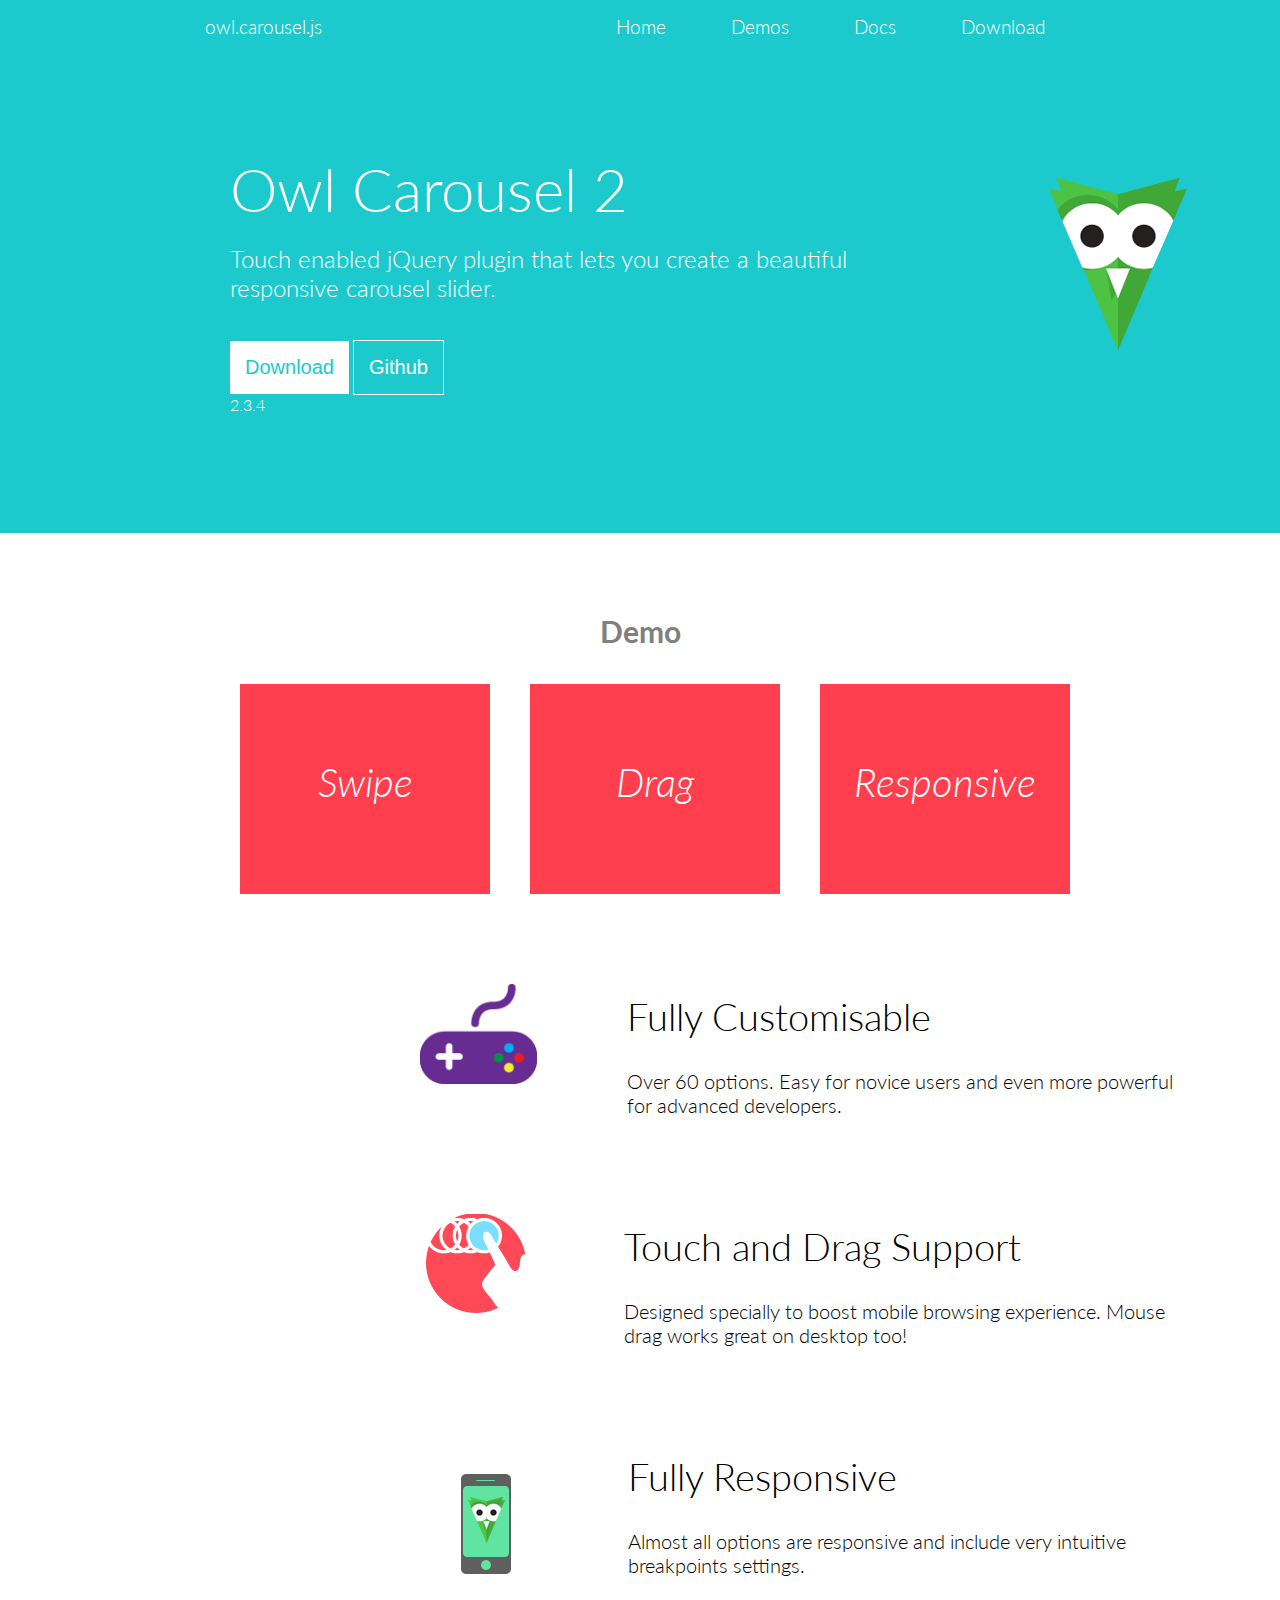
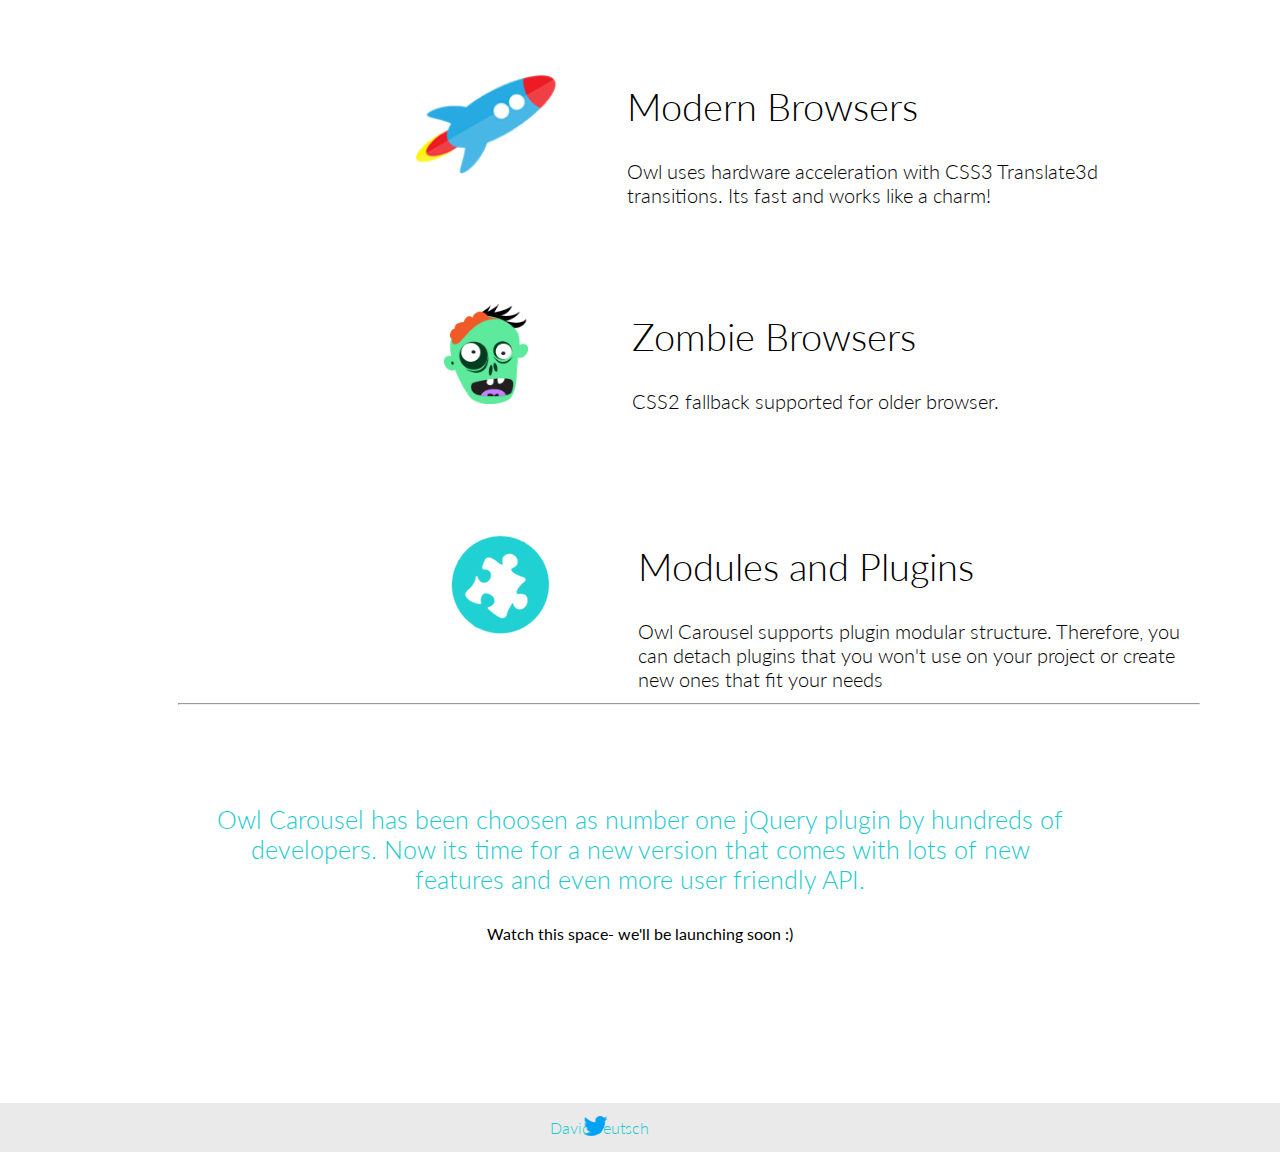
<file: index.html>
<!DOCTYPE html>
<html lang="en">
<head>
    <meta charset="UTF-8">
    <meta name="viewport" content="width=device-width, initial-scale=1.0">
    <title>Document</title>
    <link rel="stylesheet" href="owl.css">
</head>
<body>
    <div class="navi">
       
        <a href="/OwlCarousel2/"  class="ul">owl.carousel.js</a>
   <ul class="ul">
    <li class="ul"><a href="index.html" class="ul">Home</a></li>
    <li class="ul"><a href="demo.html" class="ul">Demos</a></li>
    <li class="ul"><a href="docs.html" class="ul">Docs</a></li>
    <li class="ul"><a href="docs.html" class="ul">Download</a></li>
   </ul>
  </div>


   
        <div class="logo">
            <p>  
                <h1 class="content1">Owl Carousel 2</h1><br/>
                <h2 class="content1">Touch enabled jQuery plugin that lets you create a beautiful <br>responsive carousel slider.</h2><br><br>
                <button class="btn">Download</button>
                <button class="btn2">Github</button>
                <p>2.3.4</p>
            </p>
          

                <!-- <p><h1>Owl Carousel 2</h1></p><br> -->
       
        <img class="img" src="img/owl-logo (1).png" alt="mr. Owl">
       
    </div>

    <div class="content"><h4>Demo</h4></div>

    <div class="box">
        <div class="box1"><p>Swipe</p></div>
        <div class="box2"><p>Drag</p></div>
        <div class="box3"><p>Responsive</p></div>
    </div>

    <div class="icon1">
        <img src="img/feature-options.png" alt="feature">
        <div class="fully"><h2 class="content2">Fully Customisable</h2><br>
        <h5 class="content2">Over 60 options. Easy for novice users and even more powerful<br> for advanced developers.</h5></div>
    </div>
     
    <div class="icon2">
        <img src="img/feature-drag.png" alt="Drag">
        <div class="Touch"><h2 class="content2">Touch and Drag Support</h2><br>
        <h5 class="content2">Designed specially to boost mobile browsing experience. Mouse<br> drag works great on desktop too!</h5></div>
      </div>
     
      <div class="icon3">
        <div class="phone">
            <img src="img/feature-responsive.png" alt="responsive" >
        </div>
        
        <div class="responsive"><h2 class="content2">Fully Responsive</h2><br>
        <h5 class="content2">Almost all options are responsive and include very intuitive<br> breakpoints settings.</h5></div>
        </div>
        
        <div class="icon4">
            <img src="img/feature-modern.png" alt="Modern" class="plan">
            <div class="morden"><h2 class="content2">Modern Browsers</h2><br>
            <h5 class="content2">Owl uses hardware acceleration with CSS3 Translate3d<br> transitions. Its fast and works like a charm!</h5>
            </div>
        </div>

            <div class="icon5">
                <img src="img/feature-zombie.png" alt="feature-zombie" class="zombie">
                <div class="zom"><h2 class="content2">Zombie Browsers</h2><br>
                <h5 class="content2">CSS2 fallback supported for older browser.</h5></div>
            </div>
        
            <div class="icon6">
                <img src="img/feature-module.png" alt="feature-zombie" class="zombie">
                <div class="zoom"><h2 class="content2">Modules and Plugins</h2><br>
                <h5 class="content2">Owl Carousel supports plugin modular structure. Therefore, you <br> can detach plugins that you won't use on your project or create <br>new ones that fit your needs</h5></div>
            </div>
        <br>
         <hr class="hr">
        <br>
         <div class="fit">Owl Carousel has been choosen as number one jQuery plugin by hundreds of <br> developers. Now its time for a new version that comes with lots of new <br>features and even more user friendly API.</div>

         <div class="watch"><b>Watch this space- we'll be launching soon :)</b></div>

         <div class="foot">
            <a href="#"><p>DavidDeutsch</p></a>
            <a href="#"><img src="img/Twitter-Logo-removebg-preview.png" alt="Twitter" class="twitter"></a>
        </div>

</body>
</html>
</file>
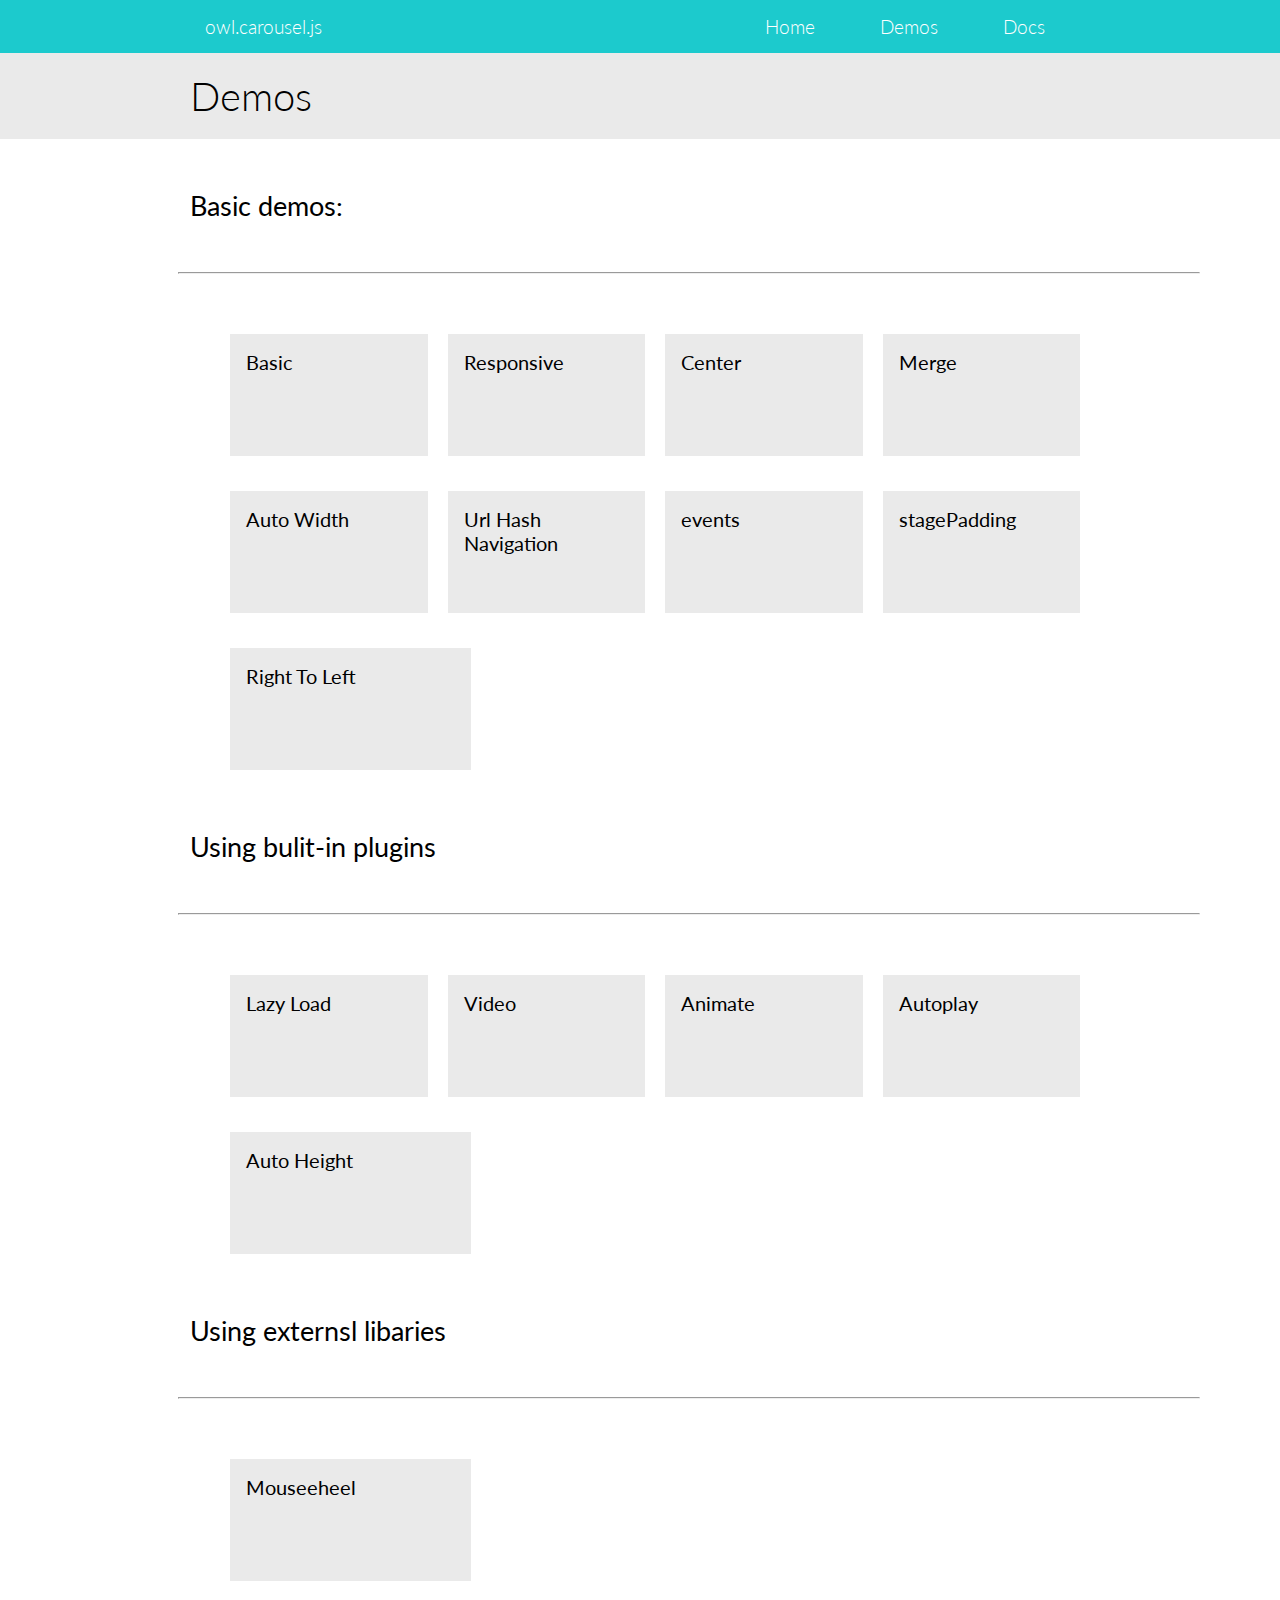
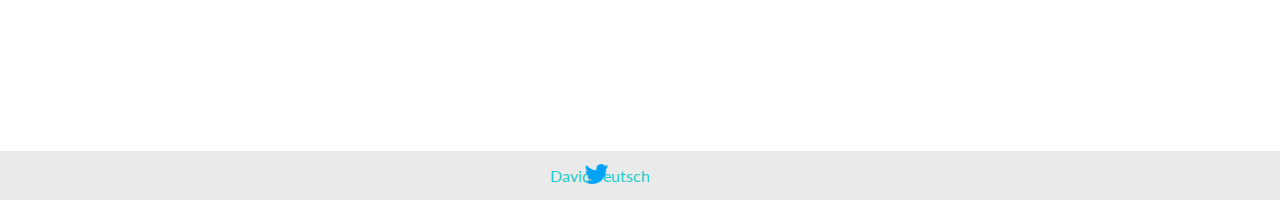
<file: demo.html>
<!DOCTYPE html>
<html lang="en">
<head>
    <meta charset="UTF-8">
    <meta name="viewport" content="width=device-width, initial-scale=1.0">
    <title>Owl Carousel 2</title>
    <link rel="stylesheet" href="owl.css">
</head>
<body>
    <div class="navi">
       
        <a href="/OwlCarousel2/"  class="ul">owl.carousel.js</a>
   <ul class="ul">
    <li class="ul"><a href="index.html" class="ul">Home</a></li>
    <li class="ul"><a href="demo.html" class="ul">Demos</a></li>
    <li class="ul"><a href="docs.html" class="ul">Docs</a></li>
   </ul>
  </div>
  <div class="title">
    <p>Demos</p>
  </div>
  <div class="basic">
    <p><b>Basic demos:</b></p>  
  </div>
   <hr class="hr">

   <div class="box">
    <div class="bas">
        <p><b>Basic</b></p>
    </div>
    <div class="res">
        <p><b>Responsive</b></p>
    </div>
    <div class="cen">
        <p><b>Center</b></p>
    </div>
    <div class="mar">
        <p><b>Merge</b></p>
    </div>
   </div>

   <div class="box">
    <div class="bas">
        <p><b>Auto Width</b></p>
    </div>
    <div class="res">
        <p><b>Url Hash Navigation</b></p>
    </div>
    <div class="cen">
        <p><b>events</b></p>
    </div>
    <div class="mar">
        <p><b>stagePadding</b></p>
    </div>
   </div>
   <div class="box">
    <div class="bas">
        <p><b>Right To Left</b></p>
    </div>
   </div>


   <div class="basic">
    <p><b>Using bulit-in plugins</b></p>  
  </div>
   <hr class="hr">

   <div class="box">
    <div class="bas">
        <p><b>Lazy Load</b></p>
    </div>
    <div class="res">
        <p><b>Video</b></p>
    </div>
    <div class="cen">
        <p><b>Animate</b></p>
    </div>
    <div class="mar">
        <p><b>Autoplay</b></p>
    </div>
   </div>

   <div class="box">
    <div class="bas">
        <p><b>Auto Height</b></p>
    </div>
   </div>


   <div class="basic">
    <p><b>Using externsl libaries</b></p>  
  </div>
   <hr class="hr">
   <div class="box">
    <div class="bas">
        <p><b>Mouseeheel</b></p>
    </div>
   </div>
   <div class="foot">
    <a href="#"><p><b>DavidDeutsch</b></p></a>
    <a href="#"><img src="img/Twitter-Logo-removebg-preview.png" alt="Twitter" class="twitter"></a>
   </div>

</body>
</html>
</file>
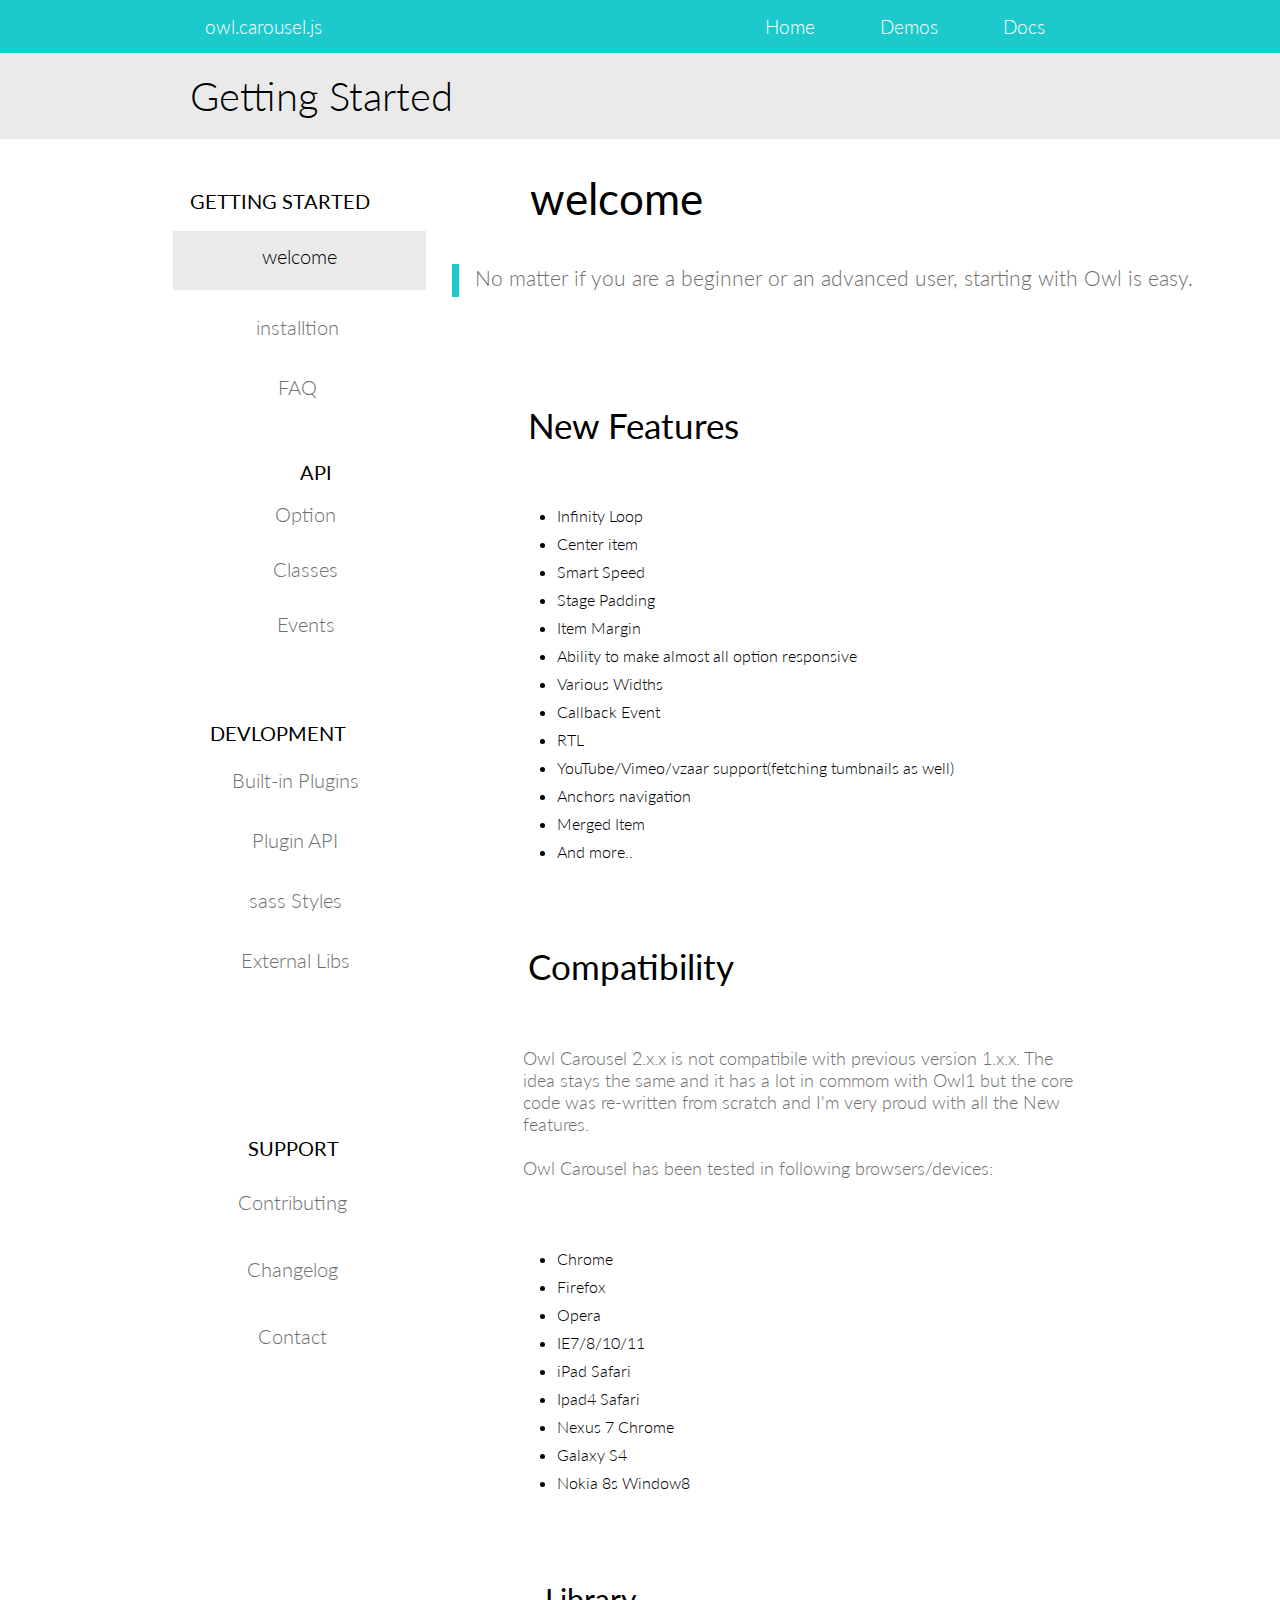
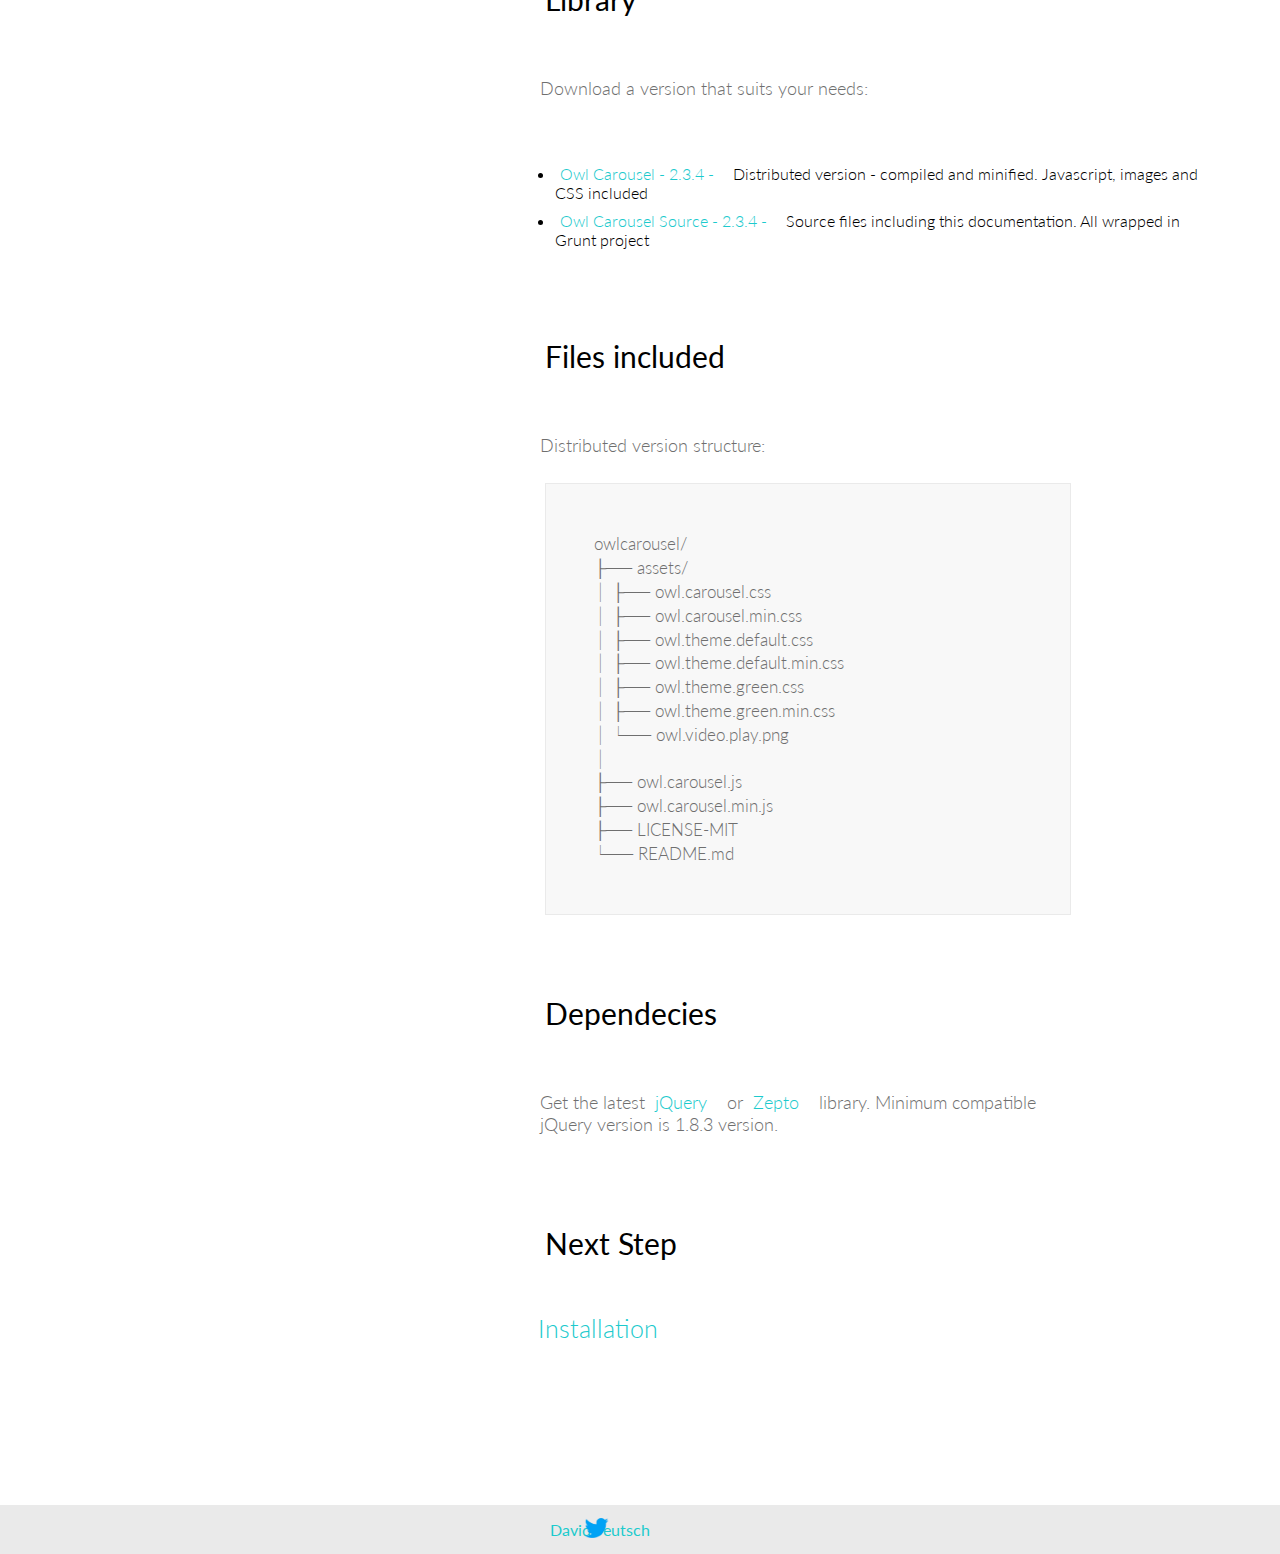
<file: docs.html>
<!DOCTYPE html>
<html lang="en">
<head>
    <meta charset="UTF-8">
    <meta name="viewport" content="width=device-width, initial-scale=1.0">
    <title>Owl Carousel 2</title>
    <link rel="stylesheet" href="owl.css">
</head>
<body>
    <div class="navi">
       
        <a href="/OwlCarousel2/"  class="ul">owl.carousel.js</a>
   <ul class="ul">
    <li class="ul"><a href="index.html" class="ul">Home</a></li>
    <li class="ul"><a href="demo.html" class="ul">Demos</a></li>
    <li class="ul"><a href="docs.html" class="ul">Docs</a></li>
   </ul>
  </div>
  
  <div class="get">
    <p >Getting Started</p>
  </div>

  <div class="str">
    <p class="gettiing"><b>GETTING STARTED</b></p>  
    <p class="wel"><b>welcome</b></p>
  </div>
  <div class="df">
    <p class="come">welcome</p>  
    <p class="bo">No matter if you are a beginner or an advanced user, starting with Owl is easy.</p>
  </div>
  <div class="df">
    <p class="ins">installtion</p>
  </div>
  <div class="df">
    <p class="ins">FAQ</p>
  </div>
  <div class="new">
    <p> <b>New Features</b> </p>
    <div class="li">
      <ul>
        <li class="i">Infinity Loop</li>
        <li class="i">Center item</li>
        <li class="i">Smart Speed</li>
        <li class="i">Stage Padding</li>
        <li class="i">Item Margin</li>
        <li class="i">Ability to make almost all option responsive</li>
        <li class="i">Various Widths</li>
        <li class="i">Callback Event</li>
        <li class="i">RTL</li>
        <li class="i">YouTube/Vimeo/vzaar support(fetching tumbnails as well)</li>
        <li class="i">Anchors navigation</li>
        <li class="i">Merged Item</li>
        <li class="i">And more..</li>
      </ul>
   
  </div>
  <div class="api">
    <p><b>API</b></p>
  
  <div class="">
    <p class="op">Option</p>
  </div>
  <div class="">
    <p class="op">Classes</p>
  </div>
  <div class="">
    <p class="op">Events</p>
  </div>

</div>
<div class="dev">
  <p><b>DEVLOPMENT</b></p>

<div class="">
  <p class="bp">Built-in Plugins</p>
</div>
<div class="">
  <p class="bp">Plugin API</p>
</div>
<div class="">
  <p class="bp">sass Styles</p>
</div>
<div class="">
  <p class="bp">External Libs</p>
</div>

</div>
</div>

<div class="com">
  <p><b> Compatibility </b></p>
<div class="prag">
  <p>Owl Carousel 2.x.x is not compatibile with previous version 1.x.x. The idea stays the same and it has a lot
    in commom with Owl1 but the core code was re-written from scratch and I'm very proud with all the New
    features.
  </p>
  <br>
  <p class="parg">Owl Carousel has been tested in following browsers/devices:</p>
</div>
  
  
  <div class="li">
    <ul>
      <li class="i">Chrome</li>
      <li class="i">Firefox</li>
      <li class="i">Opera</li>
      <li class="i">IE7/8/10/11</li>
      <li class="i">iPad Safari</li>
      <li class="i">Ipad4 Safari</li>
      <li class="i">Nexus 7 Chrome</li>
      <li class="i">Galaxy S4</li>
      <li class="i">Nokia 8s Window8</li>
    </ul>

    <div class="sup">
      <p><b>SUPPORT</b></p>
    
    <div class="">
      <p class="co">Contributing</p>
    </div>
    <div class="">
      <p class="co">Changelog</p>
    </div>
    <div class="">
      <p class="co">Contact</p>
    </div>
    
    </div>
</div>


<div class="lib">
  <p><b> Library</b> </p>
<div class="prag">
  <p>Download a version that suits your needs:</p>
</div>
  <div class="oo"> 
  <ul>
   <li class="i"><a href="#" class="ow">Owl Carousel - 2.3.4 -</a> Distributed version - compiled and minified. Javascript, images and <br>CSS included</li>
   <li class="i"><a href="#" class="ow">Owl Carousel Source - 2.3.4 -</a>  Source files including this documentation. All wrapped in<br> Grunt project</li>
  </ul></div>

</div>

<div class="lib">
  <p> <b>Files included </b></p>
<div class="prag">
  <p>Distributed version structure:</p>
</div>
<div class="stru">
  owlcarousel/ <br>
  ├── assets/  <br>
  │   ├── owl.carousel.css  <br>
  │   ├── owl.carousel.min.css  <br>
  │   ├── owl.theme.default.css  <br>
  │   ├── owl.theme.default.min.css  <br>
  │   ├── owl.theme.green.css  <br>
  │   ├── owl.theme.green.min.css  <br>
  │   └── owl.video.play.png  <br>
  │       <br>
  ├── owl.carousel.js   <br>
  ├── owl.carousel.min.js  <br>
  ├── LICENSE-MIT   <br>
  └── README.md  <br>
</div>

<div class="lib"></div>
  <p> <b>Dependecies</b> </p>
<div class="prag">
  <p>Get the latest <a href="#" class="ow">jQuery</a> or <a href="#" class="ow">Zepto</a> library. Minimum compatible jQuery version is 1.8.3 version.</p>
</div>

<div class="lib"></div>
  <p> <b>Next Step</b></p>
</div>
<br>

   <a href="#" class="install">Installation</a>

 </div> 
  <div class="foot">
    <a href="#"><p><b>DavidDeutsch</b></p></a>
    <a href="#"><img src="img/Twitter-Logo-removebg-preview.png" alt="Twitter" class="twitter"></a>
   </div>
  
</body>
</html>
</file>
